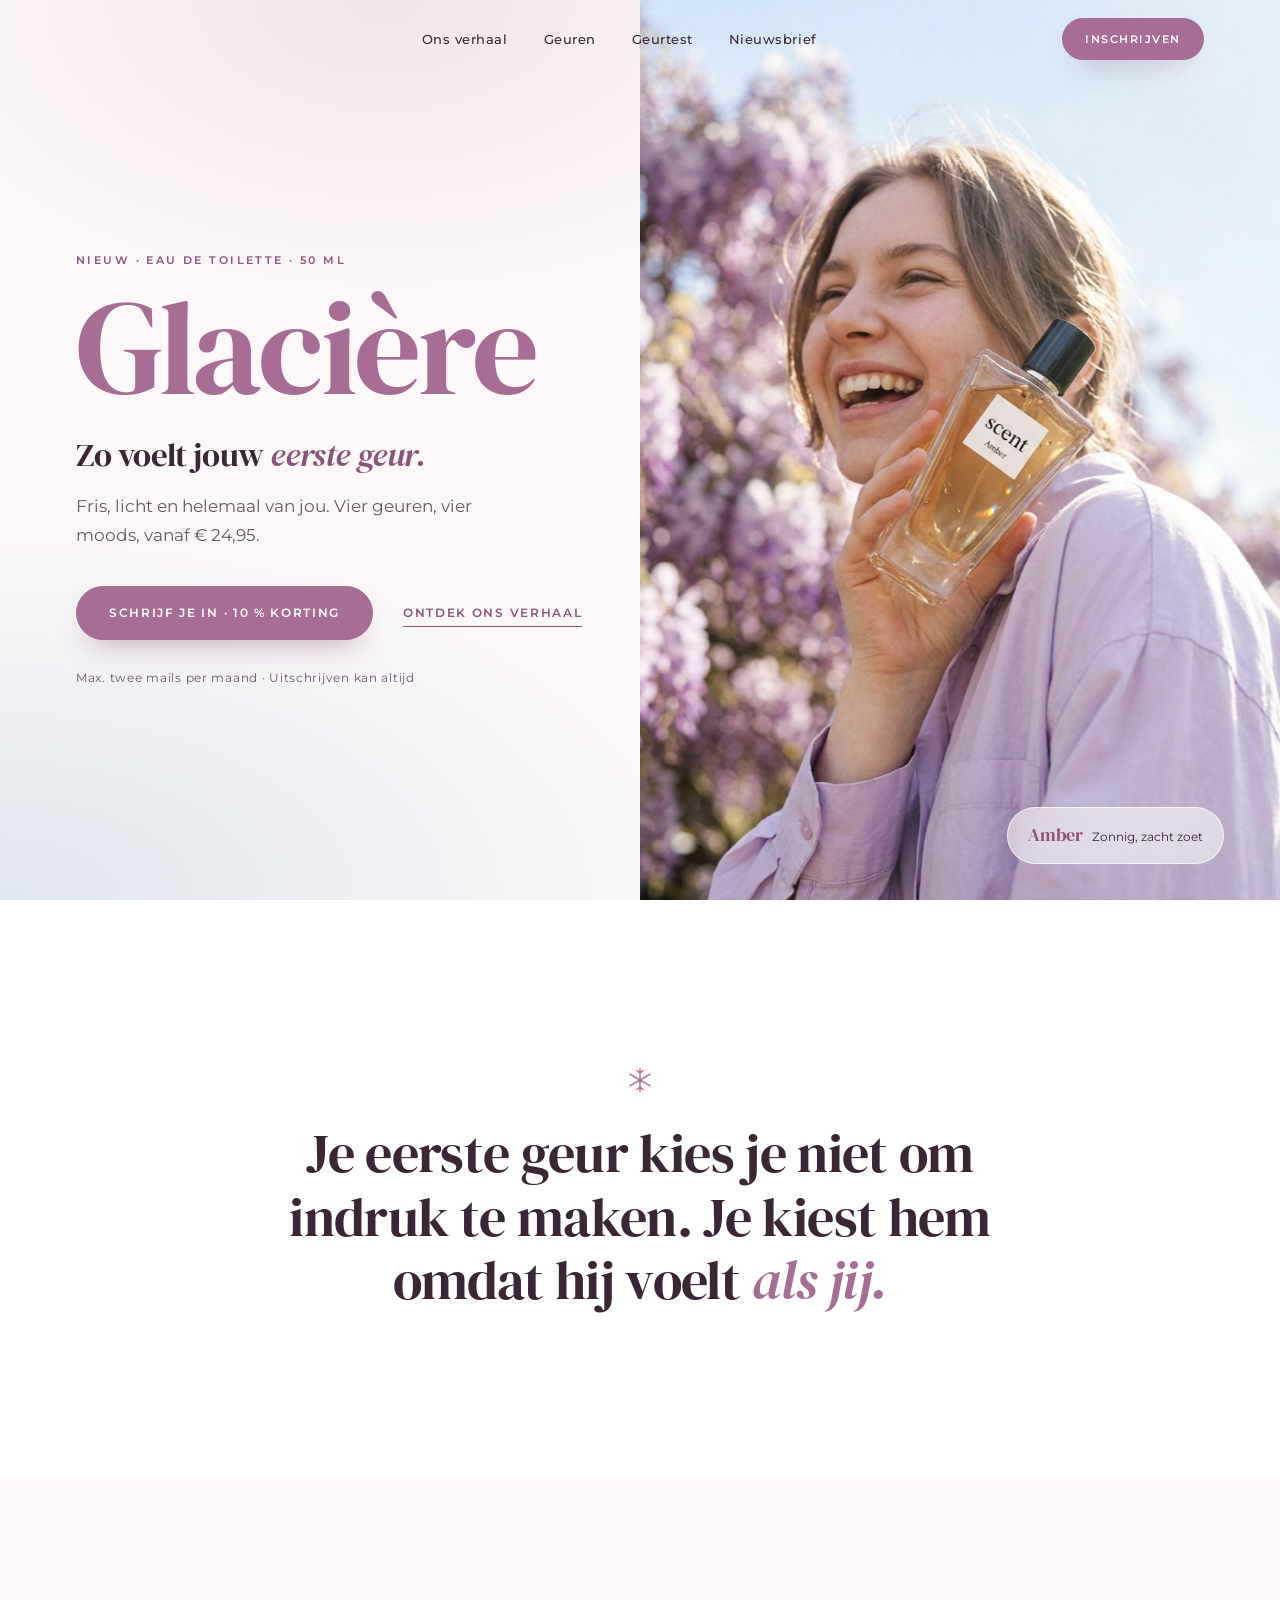
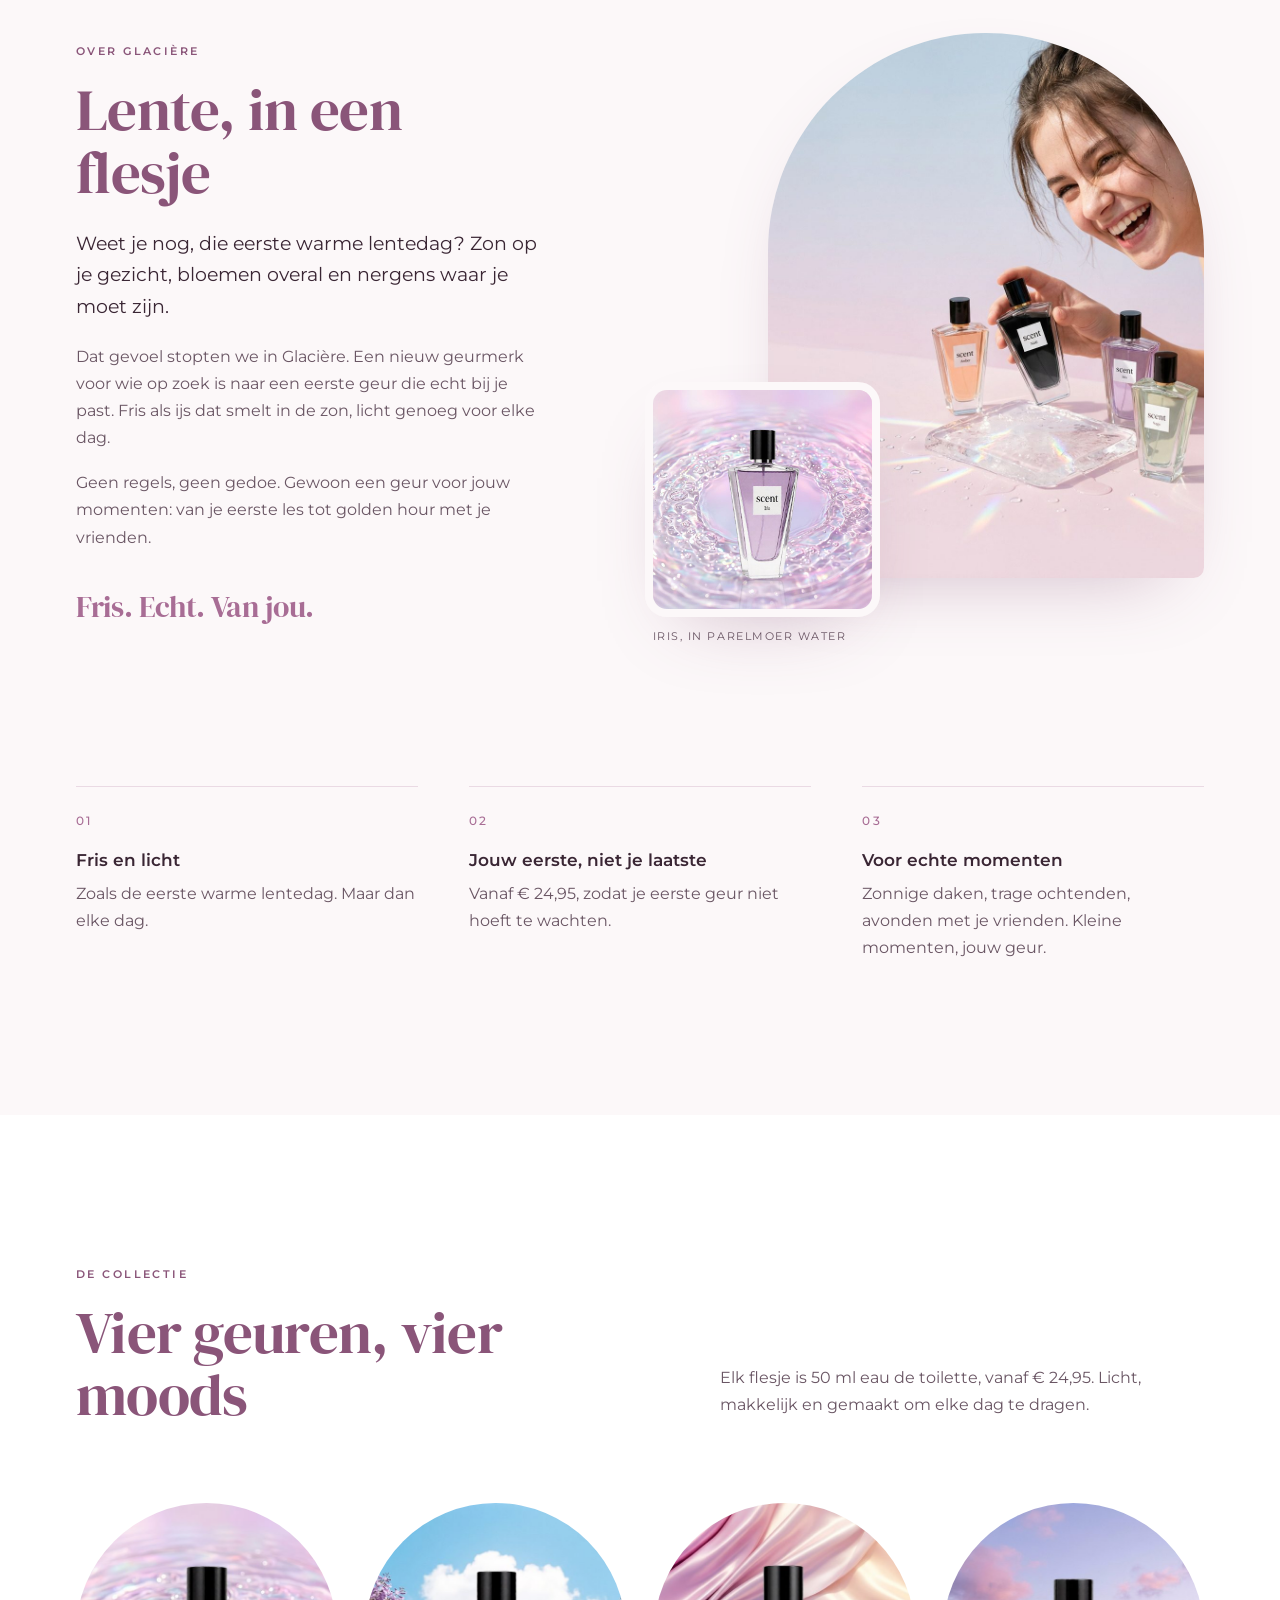
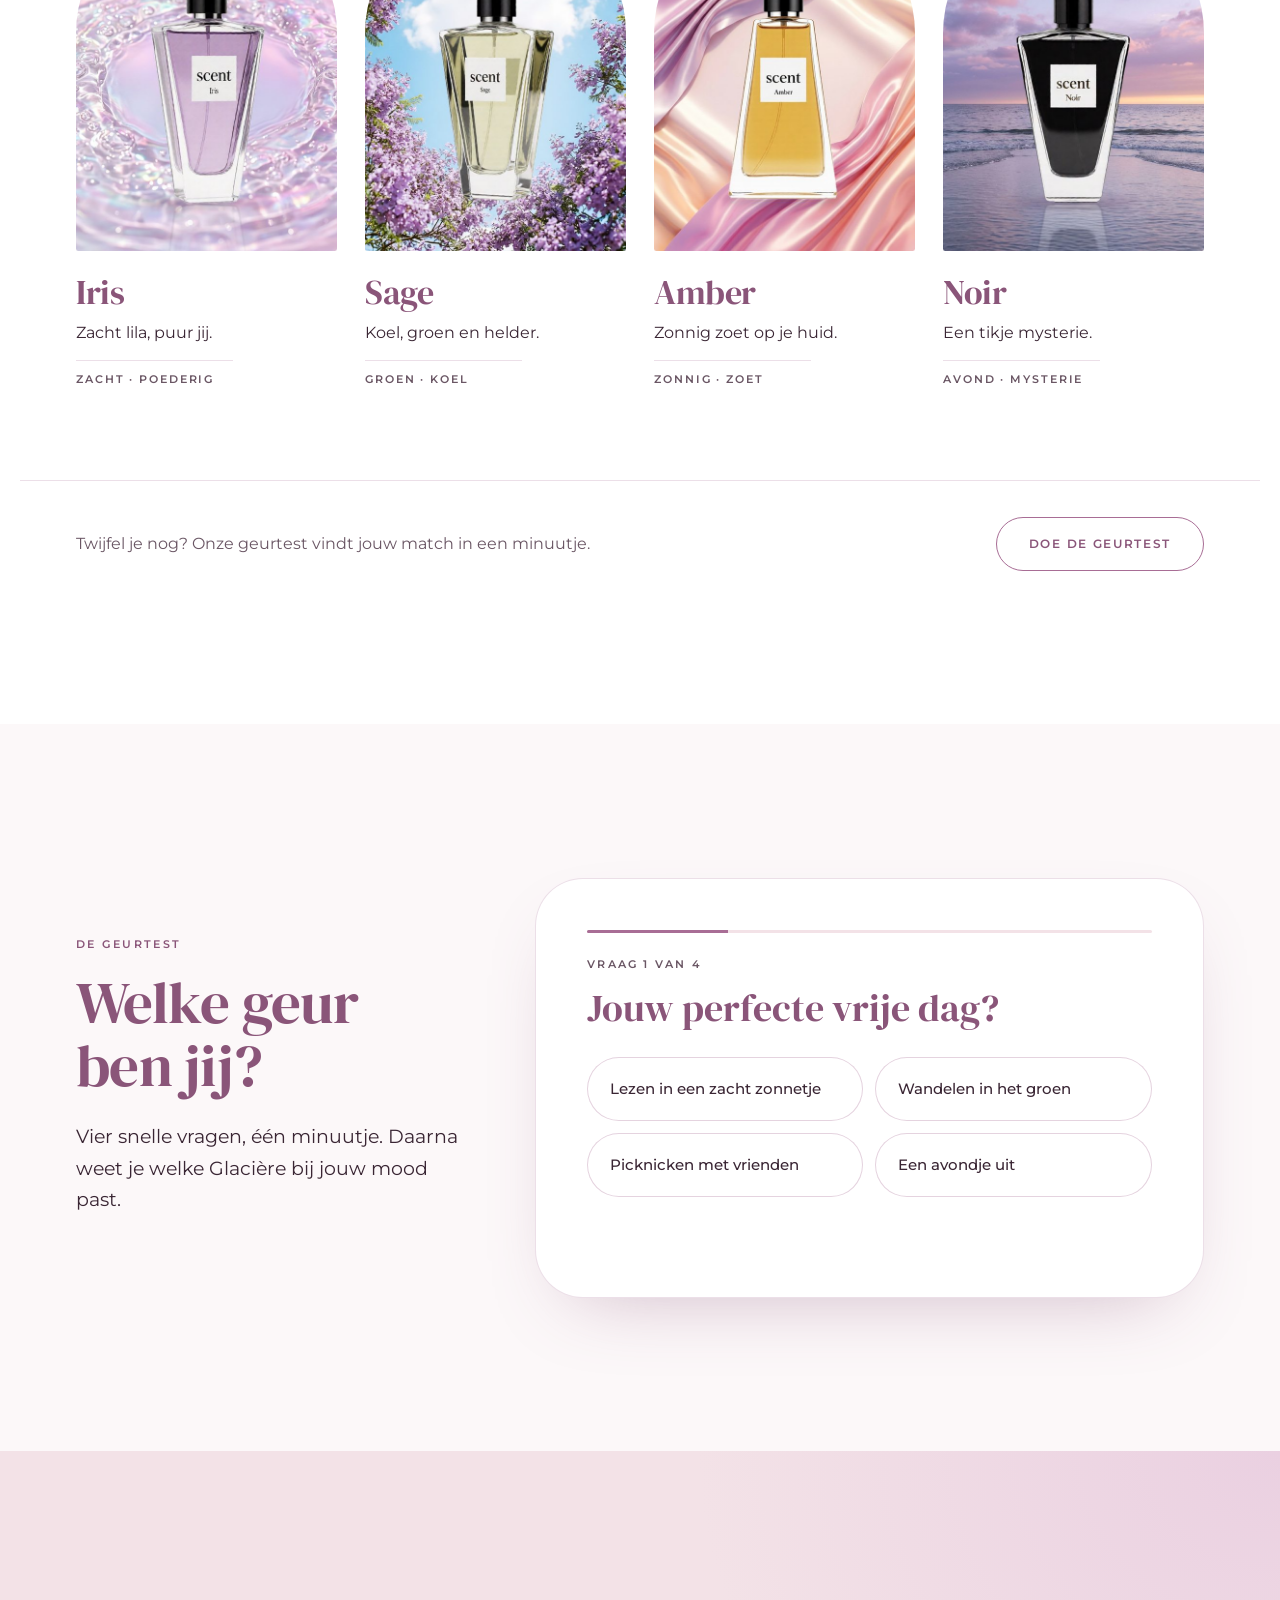
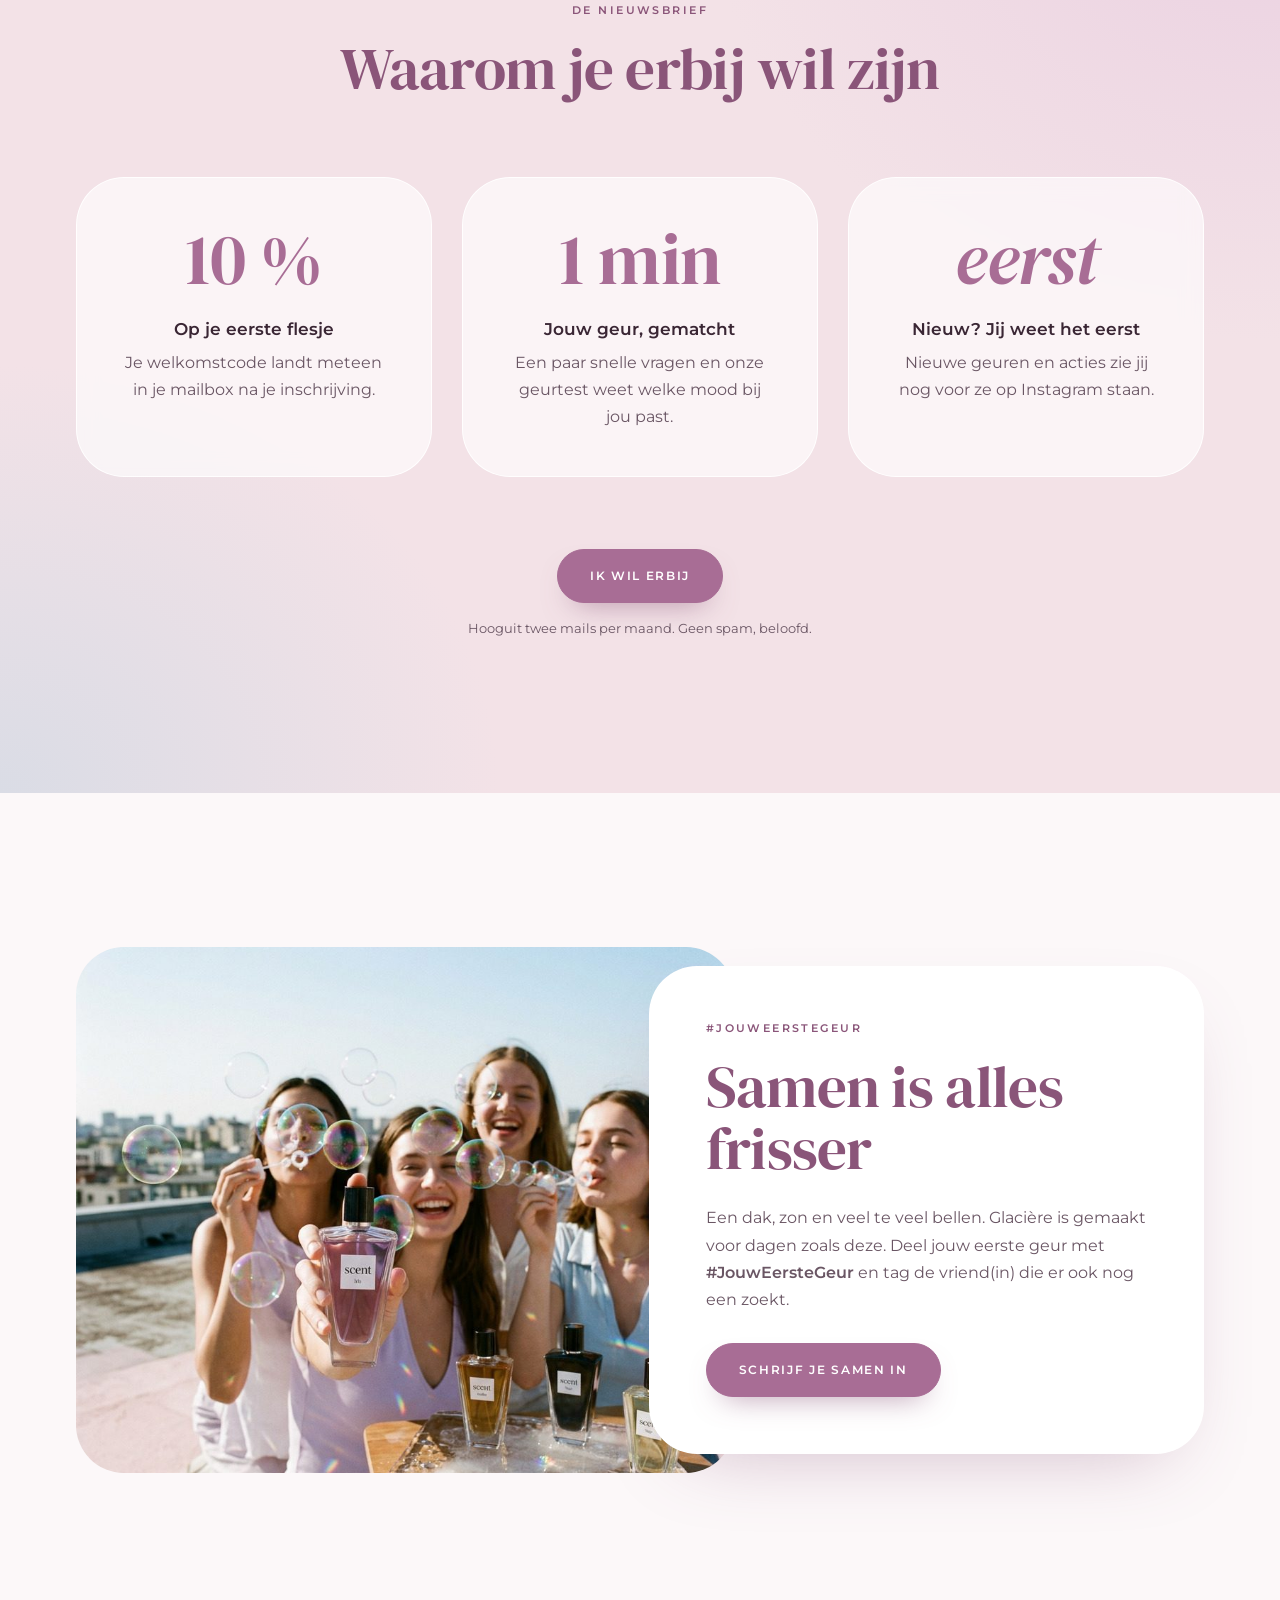
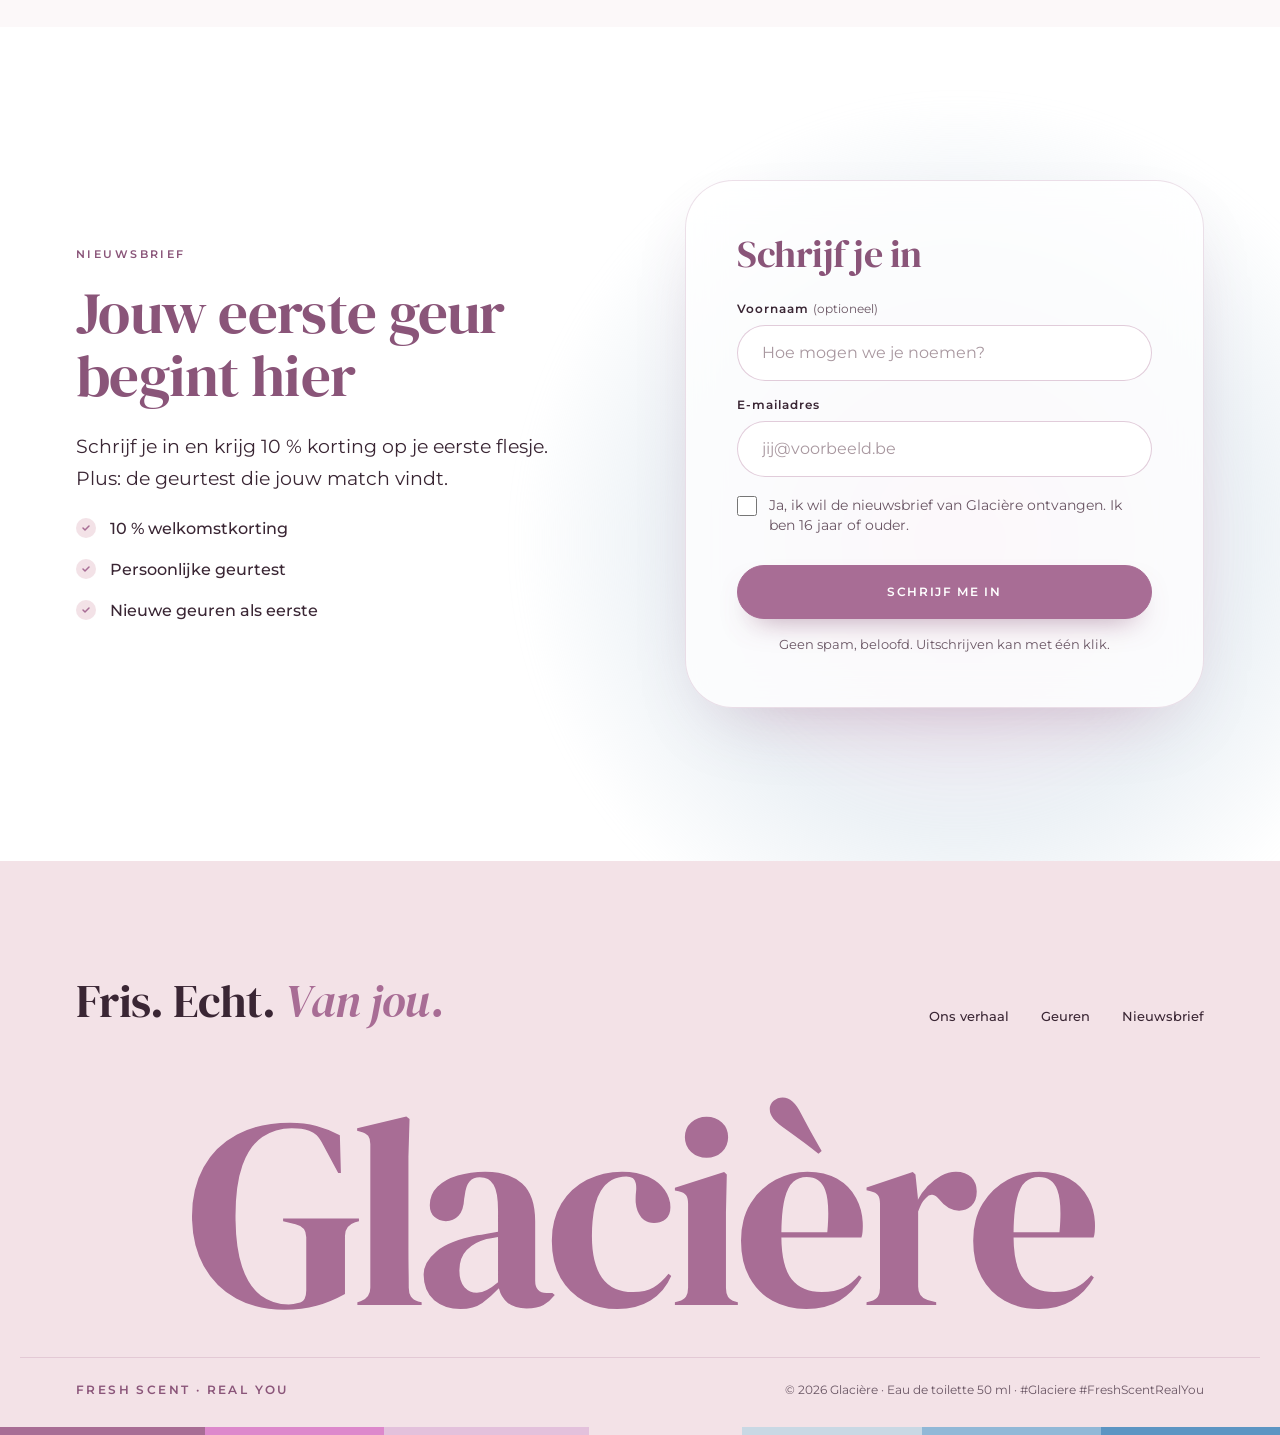
<file: index.html>
<!doctype html>
<html lang="nl-BE">
<head>
  <meta charset="utf-8">
  <meta name="viewport" content="width=device-width, initial-scale=1, viewport-fit=cover">
  <title>Glacière · Jouw eerste geur</title>
  <meta name="description" content="Frisse, lichte eau de toilette voor jouw eerste eigen geur. Vier geuren, vier moods, vanaf € 24,95. Schrijf je in en krijg 10 % korting op je eerste flesje.">
  <meta name="theme-color" content="#F3E2E7">

  <!-- Deelvoorbeeld (Instagram, WhatsApp, iMessage …) -->
  <meta property="og:type" content="website">
  <meta property="og:locale" content="nl_BE">
  <meta property="og:title" content="Glacière · Jouw eerste geur">
  <meta property="og:description" content="Vier frisse geuren, vier moods. Schrijf je in en krijg 10 % korting op je eerste flesje.">
  <meta property="og:url" content="https://elisededecker16-maker.github.io/glaciere/">
  <meta property="og:image" content="https://elisededecker16-maker.github.io/glaciere/20261109_Webpagina_social-preview_v01.jpg">
  <link rel="canonical" href="https://elisededecker16-maker.github.io/glaciere/">
  <meta name="twitter:card" content="summary_large_image">

  <link rel="icon" href="data:image/svg+xml,%3Csvg xmlns='http://www.w3.org/2000/svg' viewBox='0 0 64 64'%3E%3Crect width='64' height='64' rx='32' fill='%23A86D95'/%3E%3Ctext x='32' y='45' font-family='Georgia,serif' font-size='38' text-anchor='middle' fill='white'%3EG%3C/text%3E%3C/svg%3E">

  <link rel="preconnect" href="https://fonts.googleapis.com">
  <link rel="preconnect" href="https://fonts.gstatic.com" crossorigin>
  <link href="https://fonts.googleapis.com/css2?family=DM+Serif+Display:ital@0;1&family=Montserrat:wght@400;500;600&display=swap" rel="stylesheet">
  <link rel="preload" as="image" href="20261101_Webpagina_hero-amber-wisteria_v01.jpg" fetchpriority="high">
  <link rel="stylesheet" href="style.css?v=3">
  <script>document.documentElement.classList.add('js');</script>
</head>
<body>

  <a class="skip-link" href="#main">Naar de inhoud</a>

  <!-- ============ Header ============ -->
  <header class="site-header" id="top">
    <div class="wrap header-inner">
      <a href="#top" class="wordmark" aria-label="Glacière, terug naar boven">Glacière</a>
      <nav class="nav" aria-label="Hoofdnavigatie">
        <a href="#verhaal">Ons verhaal</a>
        <a href="#geuren">Geuren</a>
        <a href="#geurtest">Geurtest</a>
        <a href="#voordelen">Nieuwsbrief</a>
      </nav>
      <a href="#inschrijven" class="btn btn-primary btn-sm">Inschrijven</a>
    </div>
  </header>

  <main id="main">

    <!-- ============ 1 · Hero ============ -->
    <section class="hero" aria-labelledby="hero-title">
      <div class="hero-media">
        <img src="20261101_Webpagina_hero-amber-wisteria_v01.jpg"
             width="928" height="1152" fetchpriority="high"
             alt="Lachende jonge vrouw in een lila hemd houdt een flesje Amber tegen haar wang, voor bloeiende blauwe regen">
        <p class="hero-caption"><span>Amber</span> Zonnig, zacht zoet</p>
      </div>

      <div class="hero-content">
        <p class="eyebrow reveal">Nieuw · Eau de toilette · 50 ml</p>
        <h1 id="hero-title" class="hero-title reveal">Glacière</h1>
        <p class="hero-slogan reveal">Zo voelt jouw <em>eerste geur.</em></p>
        <p class="hero-lead reveal">Fris, licht en helemaal van jou. Vier geuren, vier moods, vanaf € 24,95.</p>
        <div class="hero-actions reveal">
          <a href="#inschrijven" class="btn btn-primary">Schrijf je in · 10 % korting</a>
          <a href="#verhaal" class="text-link">Ontdek ons verhaal</a>
        </div>
        <p class="hero-note reveal">Max. twee mails per maand · Uitschrijven kan altijd</p>
      </div>
    </section>

    <!-- ============ Manifest ============ -->
    <section class="manifest" aria-label="Waar Glacière voor staat">
      <div class="wrap-narrow">
        <span class="flake" aria-hidden="true">
          <svg viewBox="0 0 24 24"><path d="M12 2v20M3.3 7l17.4 10M20.7 7 3.3 17M9.5 3.8 12 6l2.5-2.2M9.5 20.2 12 18l2.5 2.2"/></svg>
        </span>
        <p class="manifest-text reveal">Je eerste geur kies je niet om indruk te maken. Je kiest hem omdat hij voelt <em>als jij.</em></p>
      </div>
    </section>

    <!-- ============ 2 · Over Glacière ============ -->
    <section class="section story" id="verhaal" aria-labelledby="story-title">
      <div class="wrap story-grid">
        <div class="story-text">
          <p class="eyebrow reveal">Over Glacière</p>
          <h2 id="story-title" class="reveal">Lente, in een flesje</h2>
          <p class="lead reveal">Weet je nog, die eerste warme lentedag? Zon op je gezicht, bloemen overal en nergens waar je moet zijn.</p>
          <p class="reveal">Dat gevoel stopten we in Glacière. Een nieuw geurmerk voor wie op zoek is naar een eerste geur die echt bij je past. Fris als ijs dat smelt in de zon, licht genoeg voor elke dag.</p>
          <p class="reveal">Geen regels, geen gedoe. Gewoon een geur voor jouw momenten: van je eerste les tot golden hour met je vrienden.</p>
          <p class="signature reveal">Fris. Echt. Van jou.</p>
        </div>

        <div class="story-visual">
          <figure class="story-main reveal">
            <img src="20261101_Webpagina_over-ons-collectie-ijs_v01.jpg"
                 width="928" height="1152" loading="lazy" decoding="async"
                 alt="Lachend meisje leunt naar de vier geuren van Glacière op een smeltend blok ijs">
          </figure>
          <figure class="story-detail reveal">
            <img src="20261109_Webpagina_detail-iris-parelmoer_v01.jpg"
                 width="720" height="720" loading="lazy" decoding="async"
                 alt="Flesje Iris in zacht rimpelend, parelmoerkleurig water">
            <figcaption>Iris, in parelmoer water</figcaption>
          </figure>
        </div>
      </div>

      <div class="wrap">
        <ol class="values">
          <li class="reveal">
            <span class="value-nr">01</span>
            <h3>Fris en licht</h3>
            <p>Zoals de eerste warme lentedag. Maar dan elke dag.</p>
          </li>
          <li class="reveal">
            <span class="value-nr">02</span>
            <h3>Jouw eerste, niet je laatste</h3>
            <p>Vanaf € 24,95, zodat je eerste geur niet hoeft te wachten.</p>
          </li>
          <li class="reveal">
            <span class="value-nr">03</span>
            <h3>Voor echte momenten</h3>
            <p>Zonnige daken, trage ochtenden, avonden met je vrienden. Kleine momenten, jouw geur.</p>
          </li>
        </ol>
      </div>
    </section>

    <!-- ============ 3 · Collectie ============ -->
    <section class="section scents" id="geuren" aria-labelledby="scents-title">
      <div class="wrap">
        <div class="section-head">
          <div>
            <p class="eyebrow reveal">De collectie</p>
            <h2 id="scents-title" class="reveal">Vier geuren, vier moods</h2>
          </div>
          <p class="reveal">Elk flesje is 50 ml eau de toilette, vanaf € 24,95. Licht, makkelijk en gemaakt om elke dag te dragen.</p>
        </div>
      </div>

      <ul class="scent-row" aria-label="Geuren">
        <li class="scent reveal" style="--tint:#E3C1DC">
          <div class="scent-img"><img src="20261101_Webpagina_geur-iris_v01.jpg" width="720" height="720" loading="lazy" decoding="async" alt="Flesje Iris in parelmoerkleurig, rimpelend water"></div>
          <h3>Iris</h3>
          <p>Zacht lila, puur jij.</p>
          <span class="scent-meta">Zacht · poederig</span>
        </li>
        <li class="scent reveal" style="--tint:#C9D8E4">
          <div class="scent-img"><img src="20261101_Webpagina_geur-sage_v01.jpg" width="720" height="720" loading="lazy" decoding="async" alt="Flesje Sage tegen een blauwe lucht met paarse jacarandabloesem"></div>
          <h3>Sage</h3>
          <p>Koel, groen en helder.</p>
          <span class="scent-meta">Groen · koel</span>
        </li>
        <li class="scent reveal" style="--tint:#F6DCC4">
          <div class="scent-img"><img src="20261101_Webpagina_geur-amber_v01.jpg" width="720" height="720" loading="lazy" decoding="async" alt="Flesje Amber op zachte perzik- en roze zijde"></div>
          <h3>Amber</h3>
          <p>Zonnig zoet op je huid.</p>
          <span class="scent-meta">Zonnig · zoet</span>
        </li>
        <li class="scent reveal" style="--tint:#D2CBE6">
          <div class="scent-img"><img src="20261101_Webpagina_geur-noir_v01.jpg" width="720" height="720" loading="lazy" decoding="async" alt="Flesje Noir dat weerspiegelt in een lila zee bij schemering"></div>
          <h3>Noir</h3>
          <p>Een tikje mysterie.</p>
          <span class="scent-meta">Avond · mysterie</span>
        </li>
      </ul>

      <div class="wrap scents-foot reveal">
        <p>Twijfel je nog? Onze geurtest vindt jouw match in een minuutje.</p>
        <a href="#geurtest" class="btn btn-outline">Doe de geurtest</a>
      </div>
    </section>


    <!-- ============ Geurtest ============ -->
    <section class="section quiz" id="geurtest" aria-labelledby="quiz-title">
      <div class="wrap quiz-grid">
        <div class="quiz-intro">
          <p class="eyebrow reveal">De geurtest</p>
          <h2 id="quiz-title" class="reveal">Welke geur ben jij?</h2>
          <p class="lead reveal">Vier snelle vragen, één minuutje. Daarna weet je welke Glacière bij jouw mood past.</p>
        </div>

        <div class="quiz-card reveal" id="quiz" aria-live="polite">
          <div class="quiz-progress" aria-hidden="true"><span id="quiz-bar"></span></div>
          <p class="quiz-step" id="quiz-step">Vraag 1 van 4</p>

          <div class="quiz-q" data-q="0">
            <p class="quiz-question">Jouw perfecte vrije dag?</p>
            <div class="quiz-options">
              <button type="button" data-scent="iris">Lezen in een zacht zonnetje</button>
              <button type="button" data-scent="sage">Wandelen in het groen</button>
              <button type="button" data-scent="amber">Picknicken met vrienden</button>
              <button type="button" data-scent="noir">Een avondje uit</button>
            </div>
          </div>
          <div class="quiz-q" data-q="1" hidden>
            <p class="quiz-question">Welke kleur draag je het liefst?</p>
            <div class="quiz-options">
              <button type="button" data-scent="iris">Zacht lila</button>
              <button type="button" data-scent="sage">Mint of ijsblauw</button>
              <button type="button" data-scent="amber">Perzik en goud</button>
              <button type="button" data-scent="noir">Zwart of diep paars</button>
            </div>
          </div>
          <div class="quiz-q" data-q="2" hidden>
            <p class="quiz-question">Jouw moment van de dag?</p>
            <div class="quiz-options">
              <button type="button" data-scent="iris">Trage ochtend</button>
              <button type="button" data-scent="sage">Frisse middag</button>
              <button type="button" data-scent="amber">Golden hour</button>
              <button type="button" data-scent="noir">Als de lichtjes aangaan</button>
            </div>
          </div>
          <div class="quiz-q" data-q="3" hidden>
            <p class="quiz-question">Hoe omschrijven je vrienden jou?</p>
            <div class="quiz-options">
              <button type="button" data-scent="iris">Zacht en lief</button>
              <button type="button" data-scent="sage">Rustig en helder</button>
              <button type="button" data-scent="amber">Warm en vrolijk</button>
              <button type="button" data-scent="noir">Een tikje mysterieus</button>
            </div>
          </div>

          <div class="quiz-result" id="quiz-result" hidden tabindex="-1">
            <div class="quiz-result-img"><img id="quiz-img" src="20261101_Webpagina_geur-iris_v01.jpg" width="720" height="720" alt=""></div>
            <div>
              <p class="quiz-step">Jouw match</p>
              <p class="quiz-name" id="quiz-name">Iris</p>
              <p id="quiz-text"></p>
              <a href="#inschrijven" class="btn btn-primary">Krijg 10 % op <span id="quiz-cta">Iris</span></a>
              <button type="button" class="text-link quiz-restart" id="quiz-restart">Opnieuw doen</button>
            </div>
          </div>
        </div>
      </div>
    </section>

    <!-- ============ 4 · Waarom de nieuwsbrief ============ -->
    <section class="section perks" id="voordelen" aria-labelledby="perks-title">
      <div class="wrap">
        <div class="section-head section-head-center">
          <p class="eyebrow reveal">De nieuwsbrief</p>
          <h2 id="perks-title" class="reveal">Waarom je erbij wil zijn</h2>
        </div>

        <ul class="perk-grid">
          <li class="perk reveal">
            <span class="perk-big">10 %</span>
            <h3>Op je eerste flesje</h3>
            <p>Je welkomstcode landt meteen in je mailbox na je inschrijving.</p>
          </li>
          <li class="perk reveal">
            <span class="perk-big">1 min</span>
            <h3>Jouw geur, gematcht</h3>
            <p>Een paar snelle vragen en onze geurtest weet welke mood bij jou past.</p>
          </li>
          <li class="perk reveal">
            <span class="perk-big"><em>eerst</em></span>
            <h3>Nieuw? Jij weet het eerst</h3>
            <p>Nieuwe geuren en acties zie jij nog voor ze op Instagram staan.</p>
          </li>
        </ul>

        <div class="center reveal">
          <a href="#inschrijven" class="btn btn-primary">Ik wil erbij</a>
          <p class="fine">Hooguit twee mails per maand. Geen spam, beloofd.</p>
        </div>
      </div>
    </section>

    <!-- ============ 5 · Vrienden ============ -->
    <section class="friends" aria-labelledby="friends-title">
      <div class="wrap friends-grid">
        <figure class="friends-img reveal">
          <img src="20261101_Webpagina_vrienden-bubbels-dak_v01.jpg"
               width="928" height="1152" loading="lazy" decoding="async"
               alt="Vier vriendinnen blazen zeepbellen op een zonnig dak, met de vier geuren van Glacière op een tafeltje">
        </figure>
        <div class="friends-card reveal">
          <p class="eyebrow">#JouwEersteGeur</p>
          <h2 id="friends-title">Samen is alles frisser</h2>
          <p>Een dak, zon en veel te veel bellen. Glacière is gemaakt voor dagen zoals deze. Deel jouw eerste geur met <strong>#JouwEersteGeur</strong> en tag de vriend(in) die er ook nog een zoekt.</p>
          <a href="#inschrijven" class="btn btn-primary">Schrijf je samen in</a>
        </div>
      </div>
    </section>

    <!-- ============ 6 · Inschrijven (MailerLite) ============ -->
    <section class="section signup" id="inschrijven" aria-labelledby="signup-title">
      <div class="signup-glow" aria-hidden="true"></div>
      <div class="wrap signup-grid">
        <div class="signup-text">
          <p class="eyebrow reveal">Nieuwsbrief</p>
          <h2 id="signup-title" class="reveal">Jouw eerste geur begint hier</h2>
          <p class="lead reveal">Schrijf je in en krijg 10 % korting op je eerste flesje. Plus: de geurtest die jouw match vindt.</p>
          <ul class="checks reveal">
            <li>10 % welkomstkorting</li>
            <li>Persoonlijke geurtest</li>
            <li>Nieuwe geuren als eerste</li>
          </ul>
        </div>

        <div class="signup-card reveal" id="signup-card">
          <!--
            MailerLite · formulier "Glacière Newsletter Sign-up" (double opt-in)
            Account 2746606 · formulier 202769197963412730 · groep "Newsletter"
            Het formulier stuurt rechtstreeks naar MailerLite; js/main.js toont de bevestiging zonder de pagina te verlaten.
          -->
          <form class="ml-form" id="ml-form" novalidate
                action="https://assets.mailerlite.com/jsonp/2746606/forms/202769197963412730/subscribe"
                method="post" target="_blank">
            <p class="form-title">Schrijf je in</p>

            <div class="field">
              <label for="f-name">Voornaam <span class="opt">(optioneel)</span></label>
              <input id="f-name" name="fields[name]" type="text" autocomplete="given-name" placeholder="Hoe mogen we je noemen?">
            </div>

            <div class="field">
              <label for="f-email">E-mailadres</label>
              <input id="f-email" name="fields[email]" type="email" autocomplete="email" inputmode="email" required placeholder="jij@voorbeeld.be" aria-describedby="f-email-error">
              <p class="field-error" id="f-email-error" role="alert" hidden>Vul een geldig e-mailadres in.</p>
            </div>

            <label class="consent">
              <input type="checkbox" id="f-consent" required aria-describedby="f-consent-error">
              <span>Ja, ik wil de nieuwsbrief van Glacière ontvangen. Ik ben 16 jaar of ouder.</span>
            </label>
            <p class="field-error" id="f-consent-error" role="alert" hidden>Vink dit even aan, dan weten we dat je mails wil.</p>

            <input type="hidden" name="ml-submit" value="1">
            <input type="hidden" name="anticsrf" value="true">

            <button type="submit" class="btn btn-primary btn-block" id="f-submit">
              <span class="btn-label">Schrijf me in</span>
              <span class="spinner" aria-hidden="true"></span>
            </button>

            <p class="form-error" id="form-error" role="alert" hidden>Oeps, dat lukte niet. Probeer het zo nog eens.</p>
            <p class="fine">Geen spam, beloofd. Uitschrijven kan met één klik.</p>
          </form>

          <!-- Bevestiging na een geslaagde inschrijving -->
          <div class="ml-success" id="ml-success" hidden tabindex="-1">
            <div class="success-flake" aria-hidden="true">
              <svg viewBox="0 0 24 24"><path d="M12 2v20M3.3 7l17.4 10M20.7 7 3.3 17M9.5 3.8 12 6l2.5-2.2M9.5 20.2 12 18l2.5 2.2"/></svg>
            </div>
            <p class="form-title">Bijna erbij<span id="success-name"></span></p>
            <p>We stuurden je net een mail. Klik op de knop in die mail om je inschrijving te bevestigen. Daarna krijg je meteen je 10 % welkomstkorting. ❄️</p>
            <p class="fine">Niets gekregen? Kijk even in je spam of in het tabblad Promoties.</p>
          </div>
        </div>
      </div>
    </section>

  </main>

  <!-- ============ Footer ============ -->
  <footer class="site-footer">
    <div class="wrap footer-top">
      <p class="footer-slogan">Fris. Echt. <em>Van jou.</em></p>
      <nav class="footer-nav" aria-label="Footer">
        <a href="#verhaal">Ons verhaal</a>
        <a href="#geuren">Geuren</a>
        <a href="#inschrijven">Nieuwsbrief</a>
      </nav>
    </div>
    <div class="wrap footer-mark" aria-hidden="true">Glacière</div>
    <div class="wrap footer-bottom">
      <p>Fresh scent · Real you</p>
      <p>© 2026 Glacière · Eau de toilette 50 ml · #Glaciere #FreshScentRealYou</p>
    </div>
    <div class="stripe" aria-hidden="true"></div>
  </footer>

  <!-- Mobiel: vaste inschrijfknop -->
  <div class="sticky-cta" id="sticky-cta" aria-hidden="true">
    <a href="#inschrijven" class="btn btn-primary btn-block" tabindex="-1">Schrijf je in · 10 % korting</a>
  </div>

  <script src="main.js?v=3" defer></script>
</body>
</html>
</file>
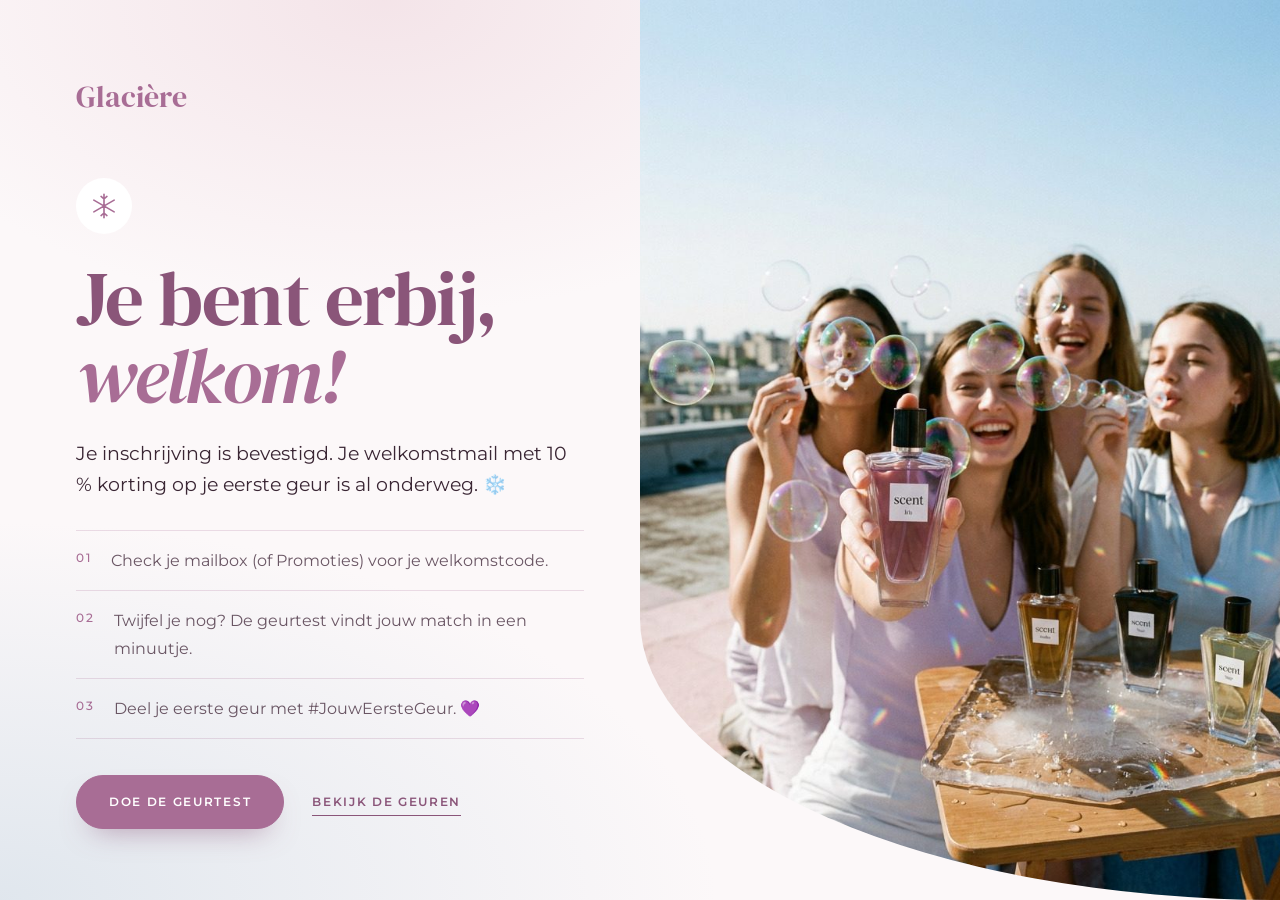
<file: bevestigd.html>
<!doctype html>
<html lang="nl-BE">
<head>
  <meta charset="utf-8">
  <meta name="viewport" content="width=device-width, initial-scale=1, viewport-fit=cover">
  <title>Je bent erbij · Glacière</title>
  <meta name="description" content="Je inschrijving op de nieuwsbrief van Glacière is bevestigd.">
  <meta name="robots" content="noindex">
  <meta name="theme-color" content="#F3E2E7">
  <link rel="icon" href="data:image/svg+xml,%3Csvg xmlns='http://www.w3.org/2000/svg' viewBox='0 0 64 64'%3E%3Crect width='64' height='64' rx='32' fill='%23A86D95'/%3E%3Ctext x='32' y='45' font-family='Georgia,serif' font-size='38' text-anchor='middle' fill='white'%3EG%3C/text%3E%3C/svg%3E">
  <link rel="preconnect" href="https://fonts.googleapis.com">
  <link rel="preconnect" href="https://fonts.gstatic.com" crossorigin>
  <link href="https://fonts.googleapis.com/css2?family=DM+Serif+Display:ital@0;1&family=Montserrat:wght@400;500;600&display=swap" rel="stylesheet">
  <link rel="stylesheet" href="style.css?v=3">
  <style>
    .thanks { min-height: 100vh; min-height: 100svh; display: grid; grid-template-columns: minmax(0, 1fr) minmax(0, 1fr); background:
      radial-gradient(80% 60% at 0% 100%, rgba(201, 216, 228, .55), transparent 70%),
      radial-gradient(60% 50% at 30% 0%, rgba(243, 226, 231, .9), transparent 70%), var(--porcelain); }
    .thanks-text { align-self: center; padding: 64px var(--gutter); max-width: 620px; margin-left: auto; }
    .thanks-mark { font-family: var(--display); font-size: 30px; color: var(--mauve); text-decoration: none; display: inline-block; margin-bottom: 56px; }
    .thanks h1 { font-family: var(--display); font-weight: 400; font-size: clamp(48px, 6vw, 84px); line-height: 1; color: var(--mauve-deep); margin: 0 0 24px; letter-spacing: -.02em; }
    .thanks h1 em { color: var(--mauve); }
    .thanks .lead { margin-bottom: 14px; }
    .thanks-steps { margin: 30px 0 36px; border-top: 1px solid var(--line); }
    .thanks-steps li { display: flex; gap: 18px; padding: 16px 0; border-bottom: 1px solid var(--line); color: var(--ink-soft); }
    .thanks-steps span { font: 500 12px/1.9 var(--body); letter-spacing: .2em; color: var(--mauve); }
    .thanks-actions { display: flex; flex-wrap: wrap; gap: 16px 28px; align-items: center; }
    .thanks-media { position: relative; overflow: hidden; border-bottom-left-radius: 50vw 22vw; }
    .thanks-media img { position: absolute; inset: 0; width: 100%; height: 100%; object-fit: cover; object-position: 50% 40%; animation: heroIn 1.6s var(--ease) both; }
    .thanks-flake { display: inline-block; width: 56px; height: 56px; padding: 14px; border-radius: 50%; background: var(--white); color: var(--mauve); margin-bottom: 26px; box-shadow: var(--shadow); animation: float 4s ease-in-out infinite; }
    .thanks-flake svg { width: 100%; height: 100%; fill: none; stroke: currentColor; stroke-width: 1.4; stroke-linecap: round; stroke-linejoin: round; }
    @media (max-width: 860px) {
      .thanks { grid-template-columns: 1fr; }
      .thanks-media { height: 42svh; min-height: 280px; border-radius: 0 0 50% 50% / 0 0 14% 14%; grid-row: 1; }
      .thanks-text { padding: 36px var(--gutter) 64px; margin: 0; }
      .thanks-mark { display: none; }
      .thanks-actions .btn { width: 100%; }
      .thanks-actions .text-link { margin: 0 auto; }
    }
  </style>
</head>
<body>
  <main class="thanks">
    <div class="thanks-text">
      <a href="index.html" class="thanks-mark" aria-label="Glacière, naar de homepagina">Glacière</a>
      <div>
        <span class="thanks-flake" aria-hidden="true"><svg viewBox="0 0 24 24"><path d="M12 2v20M3.3 7l17.4 10M20.7 7 3.3 17M9.5 3.8 12 6l2.5-2.2M9.5 20.2 12 18l2.5 2.2"/></svg></span>
      </div>
      <h1>Je bent erbij, <em>welkom!</em></h1>
      <p class="lead">Je inschrijving is bevestigd. Je welkomstmail met 10 % korting op je eerste geur is al onderweg. ❄️</p>
      <ol class="thanks-steps">
        <li><span>01</span>Check je mailbox (of Promoties) voor je welkomstcode.</li>
        <li><span>02</span>Twijfel je nog? De geurtest vindt jouw match in een minuutje.</li>
        <li><span>03</span>Deel je eerste geur met #JouwEersteGeur. 💜</li>
      </ol>
      <div class="thanks-actions">
        <a href="index.html#geurtest" class="btn btn-primary">Doe de geurtest</a>
        <a href="index.html#geuren" class="text-link">Bekijk de geuren</a>
      </div>
    </div>
    <div class="thanks-media">
      <img src="20261101_Webpagina_vrienden-bubbels-dak_v01.jpg" width="928" height="1152"
           alt="Vier vriendinnen blazen zeepbellen op een zonnig dak, met de vier geuren van Glacière op een tafeltje">
    </div>
  </main>
</body>
</html>
</file>
<file: style.css>
/* ==========================================================
   Glacière · landingspagina · stylesheet
   Versie 02 · 09/11/2026
   Huisstijl volgens 01_BRAND/05_brandguide/design-guidelines.md (v03)
   Richting v02: fris, licht, minimalistisch en verzorgd.
   Veel witruimte, haarlijnen in plaats van kaders, één accentkleur.
   ========================================================== */

/* ---------- Tokens ---------- */
:root {
  /* Merkkleuren */
  --mauve: #A86D95;            /* Glacière Mauve · hsl(320, 26%, 54%) */
  --orchid: #DD88CC;           /* Orchid Pop */
  --lila: #E3C1DC;             /* Lila Mist */
  --blush: #F3E2E7;            /* Blush Ice */
  --glacier: #5C95C3;          /* Glacier Blue */
  --melt: #91B8D7;             /* Melt Blue */
  --frost: #C9D8E4;            /* Frost */

  /* Afgeleid voor leesbaarheid en rust */
  --mauve-deep: #8A5579;       /* kleine mauve tekst, hover (5,6 : 1 op wit) */
  --ink: #3A2634;              /* lopende tekst */
  --ink-soft: #6A5664;
  --porcelain: #FCF8F9;        /* hoofdachtergrond: lichtste tint van Blush Ice */
  --white: #FFFFFF;
  --line: rgba(168, 109, 149, .22);

  --display: 'DM Serif Display', Georgia, 'Times New Roman', serif;
  --body: 'Montserrat', 'Helvetica Neue', Arial, sans-serif;

  --wrap: 1240px;
  --gutter: clamp(20px, 5vw, 56px);
  --section: clamp(88px, 12vw, 168px);
  --radius-lg: clamp(28px, 4vw, 48px);
  --radius: 22px;
  --ease: cubic-bezier(.22, .61, .36, 1);
  --shadow: 0 30px 80px -40px rgba(138, 85, 121, .45);
}

/* ---------- Basis ---------- */
*, *::before, *::after { box-sizing: border-box; }
html { scroll-behavior: smooth; scroll-padding-top: 88px; -webkit-text-size-adjust: 100%; }
body {
  margin: 0;
  font: 400 16px/1.7 var(--body);
  color: var(--ink);
  background: var(--porcelain);
  -webkit-font-smoothing: antialiased;
  overflow-x: hidden;
}
@supports (overflow: clip) { body { overflow-x: clip; } }
img { display: block; max-width: 100%; height: auto; }
a { color: inherit; }
ul, ol { list-style: none; margin: 0; padding: 0; }
figure { margin: 0; }
p { margin: 0 0 1.1em; }
strong { font-weight: 600; }
::selection { background: var(--lila); color: var(--ink); }

h1, h2, .wordmark, .hero-slogan, .manifest-text, .signature, .form-title,
.footer-slogan, .footer-mark, .perk-big, .scent h3 {
  font-family: var(--display);
  font-weight: 400;
  text-transform: none;           /* DM Serif Display nooit in hoofdletters */
  letter-spacing: -.012em;
}
h2 { font-size: clamp(36px, 4.6vw, 60px); line-height: 1.06; margin: 0 0 24px; color: var(--mauve-deep); }
h2 em, h1 em { font-style: italic; }
h3 { font: 600 17px/1.35 var(--body); margin: 0 0 8px; color: var(--ink); }

.wrap { width: 100%; max-width: var(--wrap); margin: 0 auto; padding: 0 var(--gutter); }
.wrap-narrow { max-width: 920px; margin: 0 auto; padding: 0 var(--gutter); }
.section { padding: var(--section) 0; position: relative; }
.center { text-align: center; }

.eyebrow {
  font: 600 11px/1 var(--body);
  letter-spacing: .22em;
  text-transform: uppercase;
  color: var(--mauve-deep);
  margin: 0 0 22px;
}
.lead { font-size: clamp(17px, 1.5vw, 19px); line-height: 1.65; color: var(--ink); }
.fine { font-size: 13px; color: var(--ink-soft); margin: 14px 0 0; }

/* ---------- Knoppen: pil, mauve, witte tekst ---------- */
.btn {
  --h: 54px;
  display: inline-flex; align-items: center; justify-content: center; gap: 10px;
  min-height: var(--h);
  padding: 0 32px;
  border-radius: 999px;
  border: 1.5px solid var(--mauve);
  font: 600 12px/1 var(--body);
  letter-spacing: .14em;
  text-transform: uppercase;
  text-decoration: none;
  cursor: pointer;
  transition: background-color .35s var(--ease), color .35s var(--ease), border-color .35s var(--ease), transform .35s var(--ease), box-shadow .35s var(--ease);
  -webkit-tap-highlight-color: transparent;
}
.btn-primary { background: var(--mauve); color: var(--white); box-shadow: 0 14px 30px -16px rgba(138, 85, 121, .7); }
.btn-primary:hover { background: var(--mauve-deep); border-color: var(--mauve-deep); transform: translateY(-2px); }
.btn-outline { background: transparent; color: var(--mauve-deep); }
.btn-outline:hover { background: var(--mauve); color: var(--white); }
.btn-sm { --h: 42px; padding: 0 22px; font-size: 11px; }
.btn-block { width: 100%; }
.btn:focus-visible, a:focus-visible, input:focus-visible { outline: 2px solid var(--glacier); outline-offset: 3px; }

.text-link {
  font: 600 12px/1 var(--body);
  letter-spacing: .14em; text-transform: uppercase;
  color: var(--mauve-deep);
  text-decoration: none;
  padding: 8px 0;
  background: linear-gradient(currentColor, currentColor) 0 100% / 100% 1px no-repeat;
  transition: background-size .4s var(--ease);
}
.text-link:hover { background-size: 40% 1px; }

.skip-link {
  position: absolute; left: 16px; top: -80px; z-index: 200;
  background: var(--mauve); color: var(--white);
  padding: 12px 18px; border-radius: 999px; font-weight: 600; text-decoration: none;
}
.skip-link:focus { top: 16px; }

/* ---------- Header ---------- */
.site-header {
  position: fixed; inset: 0 0 auto 0; z-index: 50;
  transition: background-color .4s var(--ease), box-shadow .4s var(--ease), padding .4s var(--ease);
  padding: 18px 0;
}
.site-header.is-scrolled {
  background: rgba(252, 248, 249, .82);
  -webkit-backdrop-filter: blur(16px) saturate(1.4);
  backdrop-filter: blur(16px) saturate(1.4);
  box-shadow: 0 1px 0 var(--line);
  padding: 10px 0;
}
.header-inner { display: flex; align-items: center; justify-content: space-between; gap: 24px; }
.wordmark {
  font-size: 28px; line-height: 1; color: var(--mauve); text-decoration: none;
  transition: opacity .4s var(--ease), transform .4s var(--ease);
}
/* Bovenaan staat het grote woordmerk al in de hero: het kleine logo verschijnt pas bij scrollen
   (en staat zo nooit op een drukke foto, zoals de brandguide vraagt). */
.site-header:not(.is-scrolled) .wordmark { opacity: 0; transform: translateY(-6px); pointer-events: none; }
.nav { display: flex; gap: 36px; }
.nav a {
  font: 500 13px/1 var(--body); letter-spacing: .04em;
  color: var(--ink); text-decoration: none; padding: 8px 0;
  background: linear-gradient(var(--mauve), var(--mauve)) 50% 100% / 0 1px no-repeat;
  transition: background-size .35s var(--ease), color .35s;
}
.nav a:hover { color: var(--mauve-deep); background-size: 100% 1px; }

/* ---------- 1 · Hero ---------- */
.hero {
  position: relative;
  display: grid;
  grid-template-columns: minmax(0, 1fr) minmax(0, 1fr);
  min-height: 100vh;
  min-height: 100svh;
  background:
    radial-gradient(80% 60% at 0% 100%, rgba(201, 216, 228, .55), transparent 70%),
    radial-gradient(60% 50% at 30% 0%, rgba(243, 226, 231, .9), transparent 70%),
    var(--porcelain);
}
.hero-content {
  grid-column: 1; grid-row: 1;
  align-self: center;
  padding: 140px var(--gutter) 96px max(var(--gutter), calc((100vw - var(--wrap)) / 2 + var(--gutter)));
  max-width: 680px;
}
.hero-title {
  font-size: clamp(76px, 10.4vw, 176px);
  line-height: .9;
  color: var(--mauve);
  margin: 0 0 28px;
  letter-spacing: -.025em;
}
.hero-slogan {
  font-size: clamp(26px, 2.6vw, 38px);
  line-height: 1.15;
  color: var(--ink);
  margin: 0 0 18px;
}
.hero-slogan em { color: var(--mauve-deep); }
.hero-lead { font-size: 17px; color: var(--ink-soft); max-width: 40ch; margin-bottom: 36px; }
.hero-actions { display: flex; flex-wrap: wrap; align-items: center; gap: 18px 30px; }
.hero-note { margin: 28px 0 0; font-size: 12px; letter-spacing: .06em; color: var(--ink-soft); }

.hero-media {
  grid-column: 2; grid-row: 1;
  position: relative;
  margin: 0;
  border-bottom-left-radius: 50vw 22vw;   /* zachte, ijsachtige boog */
  overflow: hidden;
  min-height: 100%;
}
.hero-media img {
  position: absolute; inset: 0;
  width: 100%; height: 100%;
  object-fit: cover; object-position: 40% 30%;
  animation: heroIn 1.6s var(--ease) both;
}
@keyframes heroIn { from { transform: scale(1.06); opacity: .0; } to { transform: scale(1); opacity: 1; } }
.hero-caption {
  position: absolute; right: var(--gutter); bottom: 36px;
  margin: 0;
  padding: 12px 20px;
  border-radius: 999px;
  background: rgba(255, 255, 255, .55);
  -webkit-backdrop-filter: blur(14px);
  backdrop-filter: blur(14px);
  border: 1px solid rgba(255, 255, 255, .7);
  font-size: 12px; color: var(--ink);
}
.hero-caption span { font-family: var(--display); font-size: 18px; color: var(--mauve-deep); margin-right: 6px; }

/* ---------- Manifest ---------- */
.manifest { padding: clamp(96px, 13vw, 180px) 0; text-align: center; background: var(--white); }
.flake { display: inline-block; width: 28px; height: 28px; color: var(--mauve); margin-bottom: 28px; }
.flake svg, .success-flake svg { width: 100%; height: 100%; fill: none; stroke: currentColor; stroke-width: 1.2; stroke-linecap: round; stroke-linejoin: round; }
.manifest-text {
  font-size: clamp(30px, 4.2vw, 56px);
  line-height: 1.18;
  color: var(--ink);
  margin: 0;
}
.manifest-text em { color: var(--mauve); }

/* ---------- 2 · Over Glacière ---------- */
.story { background: var(--porcelain); }
.story-grid {
  display: grid;
  grid-template-columns: minmax(0, 5fr) minmax(0, 6fr);
  gap: clamp(48px, 8vw, 120px);
  align-items: center;
}
.story-text { max-width: 520px; }
.story-text p:not(.lead):not(.eyebrow):not(.signature) { color: var(--ink-soft); }
.signature { font-size: 30px; color: var(--mauve); margin: 30px 0 0; }

.story-visual { position: relative; padding-bottom: 12%; }
.story-main {
  width: 78%; margin-left: auto;
  border-radius: 999px 999px var(--radius-lg) var(--radius-lg);   /* boogvorm, als een flacon */
  overflow: hidden;
  aspect-ratio: 4 / 5;
  box-shadow: var(--shadow);
}
.story-main img { width: 100%; height: 100%; object-fit: cover; }
.story-detail {
  position: absolute; left: 0; bottom: 0;
  width: 42%;
}
.story-detail img {
  border-radius: var(--radius);
  aspect-ratio: 1; object-fit: cover;
  border: 8px solid var(--porcelain);
  box-shadow: var(--shadow);
}
.story-detail figcaption {
  margin-top: 10px; padding-left: 8px;
  font-size: 11px; letter-spacing: .14em; text-transform: uppercase; color: var(--ink-soft);
}

.values {
  display: grid; grid-template-columns: repeat(3, minmax(0, 1fr));
  gap: clamp(28px, 4vw, 56px);
  margin-top: clamp(88px, 11vw, 150px);
}
.values li { border-top: 1px solid var(--line); padding-top: 28px; }
.value-nr { display: block; font: 500 12px/1 var(--body); letter-spacing: .2em; color: var(--mauve); margin-bottom: 22px; }
.values p { color: var(--ink-soft); margin: 0; max-width: 34ch; }

/* ---------- 3 · Collectie ---------- */
.scents { background: var(--white); }
.section-head {
  display: grid; grid-template-columns: minmax(0, 1fr) minmax(0, 1fr);
  align-items: end; gap: 24px 64px;
  margin-bottom: clamp(48px, 6vw, 80px);
}
.section-head h2 { margin: 0; }
.section-head > p { color: var(--ink-soft); max-width: 44ch; margin: 0 0 8px; justify-self: end; }
.section-head-center { display: block; text-align: center; }
.section-head-center > p { max-width: none; justify-self: auto; margin: 0 0 22px; color: var(--mauve-deep); }

.scent-row {
  display: grid; grid-template-columns: repeat(4, minmax(0, 1fr));
  gap: clamp(16px, 2.2vw, 32px);
  max-width: var(--wrap); margin: 0 auto; padding: 0 var(--gutter);
}
.scent-img {
  position: relative;
  aspect-ratio: 3 / 4;
  overflow: hidden;
  border-radius: 999px 999px 18px 18px;     /* flacon-boog */
  background: var(--tint);
  margin-bottom: 24px;
}
.scent-img img {
  width: 100%; height: 100%; object-fit: cover;
  transition: transform 1.2s var(--ease);
}
.scent:hover .scent-img img { transform: scale(1.05); }
.scent h3 { font-size: 34px; line-height: 1; color: var(--mauve-deep); margin: 0 0 10px; }
.scent p { margin: 0 0 14px; color: var(--ink); }
.scent-meta {
  display: inline-block;
  font: 600 10.5px/1 var(--body); letter-spacing: .18em; text-transform: uppercase;
  color: var(--ink-soft);
  padding-top: 14px; border-top: 1px solid var(--line);
  min-width: 60%;
}
.scents-foot {
  display: flex; flex-wrap: wrap; align-items: center; justify-content: space-between; gap: 20px 40px;
  margin-top: clamp(56px, 7vw, 88px);
  padding-top: 36px; border-top: 1px solid var(--line);
}
.scents-foot p { margin: 0; color: var(--ink-soft); max-width: 52ch; }

/* ---------- Geurtest ---------- */
.quiz { background: var(--porcelain); }
.quiz-grid { display: grid; grid-template-columns: minmax(0, 4fr) minmax(0, 7fr); gap: clamp(40px, 6vw, 96px); align-items: center; }
.quiz-card {
  position: relative;
  background: var(--white);
  border: 1px solid var(--line);
  border-radius: var(--radius-lg);
  padding: clamp(28px, 4vw, 56px);
  box-shadow: var(--shadow);
  min-height: 420px;
}
.quiz-progress { height: 3px; background: var(--blush); border-radius: 3px; overflow: hidden; margin-bottom: 26px; }
.quiz-progress span { display: block; height: 100%; width: 25%; background: var(--mauve); transition: width .6s var(--ease); }
.quiz-step { font: 600 11px/1 var(--body); letter-spacing: .2em; text-transform: uppercase; color: var(--ink-soft); margin: 0 0 16px; }
.quiz-question { font-family: var(--display); font-size: clamp(28px, 3vw, 40px); line-height: 1.12; color: var(--mauve-deep); margin: 0 0 28px; }
.quiz-options { display: grid; grid-template-columns: 1fr 1fr; gap: 12px; }
.quiz-options button {
  min-height: 64px; padding: 14px 22px;
  border-radius: 999px;
  border: 1.5px solid rgba(168, 109, 149, .3);
  background: var(--white);
  font: 500 15px/1.3 var(--body); color: var(--ink);
  text-align: left; cursor: pointer;
  transition: border-color .3s, background-color .3s, transform .3s var(--ease);
}
.quiz-options button:hover { border-color: var(--mauve); background: var(--blush); transform: translateY(-2px); }
.quiz-options button:focus-visible { outline: 2px solid var(--glacier); outline-offset: 3px; }
.quiz-q:not([hidden]), .quiz-result:not([hidden]) { animation: popIn .6s var(--ease) both; }
.quiz-result { display: grid; grid-template-columns: minmax(0, 5fr) minmax(0, 6fr); gap: clamp(24px, 3vw, 40px); align-items: center; outline: none; }
.quiz-result[hidden] { display: none; }
.quiz-result-img { border-radius: 999px 999px 18px 18px; overflow: hidden; aspect-ratio: 3 / 4; background: var(--blush); }
.quiz-result-img img { width: 100%; height: 100%; object-fit: cover; }
.quiz-name { font-family: var(--display); font-size: clamp(48px, 5vw, 72px); line-height: 1; color: var(--mauve); margin: 0 0 14px; }
.quiz-result p:not(.quiz-step):not(.quiz-name) { color: var(--ink-soft); margin-bottom: 26px; }
.quiz-restart { display: block; margin-top: 18px; border: 0; background-color: transparent; cursor: pointer; }

@media (max-width: 860px) {
  .quiz-grid { grid-template-columns: 1fr; }
  .quiz-card { min-height: 0; }
  .quiz-options { grid-template-columns: 1fr; }
  .quiz-options button { min-height: 56px; }
  .quiz-result { grid-template-columns: 1fr; text-align: center; }
  .quiz-result-img { max-width: 220px; margin: 0 auto; }
  .quiz-result .btn { width: 100%; }
  .quiz-restart { margin: 18px auto 0; }
}

/* ---------- 4 · Waarom de nieuwsbrief ---------- */
.perks {
  background:
    radial-gradient(70% 80% at 100% 0%, rgba(227, 193, 220, .55), transparent 65%),
    radial-gradient(60% 70% at 0% 100%, rgba(201, 216, 228, .6), transparent 65%),
    var(--blush);
}
.perk-grid {
  display: grid; grid-template-columns: repeat(3, minmax(0, 1fr));
  gap: clamp(16px, 2.4vw, 32px);
  margin: clamp(40px, 5vw, 64px) 0 clamp(48px, 6vw, 72px);
}
.perk {
  background: rgba(255, 255, 255, .62);
  border: 1px solid rgba(255, 255, 255, .9);
  -webkit-backdrop-filter: blur(10px);
  backdrop-filter: blur(10px);
  border-radius: var(--radius-lg);
  padding: clamp(32px, 3.6vw, 48px);
  text-align: center;
}
.perk-big { display: block; font-size: clamp(54px, 5.6vw, 76px); line-height: 1; color: var(--mauve); margin-bottom: 22px; }
.perk p { color: var(--ink-soft); margin: 0 auto; max-width: 30ch; }

/* ---------- 5 · Vrienden ---------- */
.friends { padding: var(--section) 0; background: var(--porcelain); }
.friends-grid {
  display: grid; grid-template-columns: minmax(0, 7fr) minmax(0, 5fr);
  align-items: center;
}
.friends-img {
  grid-column: 1; grid-row: 1;
  border-radius: var(--radius-lg);
  overflow: hidden;
  aspect-ratio: 5 / 4;
}
.friends-img img { width: 100%; height: 100%; object-fit: cover; object-position: 50% 45%; }
.friends-card {
  grid-column: 2; grid-row: 1;
  margin-left: -18%;
  position: relative;
  background: var(--white);
  border-radius: var(--radius-lg);
  padding: clamp(36px, 4.4vw, 64px);
  box-shadow: var(--shadow);
}
.friends-card p:not(.eyebrow) { color: var(--ink-soft); margin-bottom: 30px; }

/* ---------- 6 · Inschrijven ---------- */
.signup { background: var(--white); overflow: hidden; }
.signup-glow {
  position: absolute; inset: 8% -10% auto auto;
  width: min(70vw, 900px); aspect-ratio: 1;
  background: radial-gradient(circle at 50% 50%, rgba(227, 193, 220, .55), rgba(201, 216, 228, .35) 45%, transparent 70%);
  filter: blur(10px);
  pointer-events: none;
}
.signup-grid {
  position: relative;
  display: grid; grid-template-columns: minmax(0, 1fr) minmax(0, 1fr);
  gap: clamp(48px, 7vw, 112px); align-items: center;
}
.checks li {
  position: relative; padding-left: 34px; margin-bottom: 14px; font-weight: 500;
}
.checks li::before {
  content: ""; position: absolute; left: 0; top: .2em;
  width: 20px; height: 20px; border-radius: 50%;
  background: var(--blush) url("data:image/svg+xml,%3Csvg xmlns='http://www.w3.org/2000/svg' viewBox='0 0 24 24' fill='none' stroke='%23A86D95' stroke-width='3' stroke-linecap='round' stroke-linejoin='round'%3E%3Cpath d='m6 12 4 4 8-8'/%3E%3C/svg%3E") center / 12px no-repeat;
}

.signup-card {
  background: rgba(255, 255, 255, .78);
  -webkit-backdrop-filter: blur(18px);
  backdrop-filter: blur(18px);
  border: 1px solid var(--line);
  border-radius: var(--radius-lg);
  padding: clamp(32px, 4vw, 56px);
  box-shadow: var(--shadow);
}
.form-title { font-size: clamp(30px, 3vw, 40px); line-height: 1.1; color: var(--mauve-deep); margin: 0 0 28px; }
.field { margin-bottom: 18px; }
.field label { display: block; font: 600 12px/1 var(--body); letter-spacing: .08em; margin-bottom: 10px; color: var(--ink); }
.opt { font-weight: 400; color: var(--ink-soft); letter-spacing: 0; }
.field input {
  width: 100%;
  height: 56px;
  padding: 0 24px;
  border-radius: 999px;
  border: 1.5px solid rgba(168, 109, 149, .35);
  background: var(--white);
  font: 400 16px/1 var(--body);   /* 16 px: geen inzoomen op iPhone */
  color: var(--ink);
  transition: border-color .3s, box-shadow .3s;
  -webkit-appearance: none; appearance: none;
}
.field input::placeholder { color: #A8979F; }
.field input:focus { outline: none; border-color: var(--mauve); box-shadow: 0 0 0 4px rgba(168, 109, 149, .15); }
.field input[aria-invalid="true"] { border-color: #B4436C; }
.consent {
  display: flex; gap: 12px; align-items: flex-start;
  font-size: 13.5px; line-height: 1.5; color: var(--ink-soft);
  margin: 6px 0 8px; cursor: pointer;
}
.consent input {
  flex: none; width: 20px; height: 20px; margin: 1px 0 0;
  accent-color: var(--mauve);
}
.field-error, .form-error { font-size: 13px; color: #B4436C; margin: 8px 0 0 4px; }
.form-error { margin: 14px 0 0; text-align: center; }
.ml-form .btn-block { margin-top: 22px; }
.ml-form .fine { text-align: center; }

.spinner {
  display: none; width: 16px; height: 16px; border-radius: 50%;
  border: 2px solid rgba(255, 255, 255, .45); border-top-color: var(--white);
  animation: spin .8s linear infinite;
}
.is-loading .spinner { display: inline-block; }
.is-loading .btn { pointer-events: none; opacity: .85; }
@keyframes spin { to { transform: rotate(360deg); } }

.ml-success { text-align: center; outline: none; }
.ml-success:not([hidden]) { animation: popIn .7s var(--ease) both; }
.ml-success p:not(.form-title):not(.fine) { color: var(--ink); max-width: 38ch; margin-left: auto; margin-right: auto; }
.ml-success .form-title { margin-bottom: 18px; }
.success-flake {
  width: 64px; height: 64px; margin: 0 auto 24px; padding: 16px;
  border-radius: 50%; background: var(--blush); color: var(--mauve);
  animation: float 4s ease-in-out infinite;
}
@keyframes popIn { from { opacity: 0; transform: translateY(14px) scale(.98); } to { opacity: 1; transform: none; } }
@keyframes float { 50% { transform: translateY(-6px) rotate(30deg); } }

/* ---------- Footer ---------- */
.site-footer { background: var(--blush); padding-top: clamp(72px, 9vw, 120px); overflow: hidden; }
.footer-top { display: flex; flex-wrap: wrap; align-items: flex-end; justify-content: space-between; gap: 28px; }
.footer-slogan { font-size: clamp(32px, 3.6vw, 48px); color: var(--ink); margin: 0; line-height: 1.1; }
.footer-slogan em { color: var(--mauve); }
.footer-nav { display: flex; gap: 32px; }
.footer-nav a { font-size: 13px; font-weight: 500; text-decoration: none; }
.footer-nav a:hover { color: var(--mauve-deep); text-decoration: underline; text-underline-offset: 5px; }
.footer-mark {
  font-size: clamp(88px, 21vw, 300px);
  line-height: .8;
  color: var(--mauve);
  text-align: center;
  margin: clamp(48px, 6vw, 80px) auto clamp(28px, 3vw, 40px);
  letter-spacing: -.035em;
  user-select: none;
}
.footer-bottom {
  display: flex; flex-wrap: wrap; justify-content: space-between; gap: 8px 24px;
  font-size: 12px; color: var(--ink-soft);
  border-top: 1px solid var(--line);
  padding-top: 22px; padding-bottom: 26px;
}
.footer-bottom p { margin: 0; }
.footer-bottom p:first-child { font-weight: 600; letter-spacing: .2em; text-transform: uppercase; color: var(--mauve-deep); }
.stripe {
  height: 8px;
  background: linear-gradient(90deg,
    var(--mauve) 0 16%, var(--orchid) 16% 30%, var(--lila) 30% 46%,
    var(--blush) 46% 58%, var(--frost) 58% 72%, var(--melt) 72% 86%, var(--glacier) 86% 100%);
}

/* ---------- Mobiele inschrijfknop ---------- */
.sticky-cta { display: none; }

/* ---------- Scroll-animatie ---------- */
.js .reveal { opacity: 0; transform: translateY(22px); transition: opacity 1s var(--ease), transform 1s var(--ease); }
.js .reveal.is-visible { opacity: 1; transform: none; }
.values li.reveal:nth-child(2), .perk.reveal:nth-child(2), .scent.reveal:nth-child(2) { transition-delay: .1s; }
.values li.reveal:nth-child(3), .perk.reveal:nth-child(3), .scent.reveal:nth-child(3) { transition-delay: .2s; }
.scent.reveal:nth-child(4) { transition-delay: .3s; }
.hero .reveal { transition-duration: 1.2s; }
.hero .reveal:nth-child(2) { transition-delay: .1s; }
.hero .reveal:nth-child(3) { transition-delay: .2s; }
.hero .reveal:nth-child(4) { transition-delay: .3s; }
.hero .reveal:nth-child(5) { transition-delay: .4s; }
.hero .reveal:nth-child(6) { transition-delay: .5s; }

/* ==========================================================
   Responsive
   ========================================================== */
@media (max-width: 1080px) {
  .nav { gap: 24px; }
  .story-grid { grid-template-columns: 1fr 1fr; }
  .scent h3 { font-size: 28px; }
}

@media (max-width: 860px) {
  html { scroll-padding-top: 72px; }
  .nav { display: none; }
  .wordmark { font-size: 26px; }

  /* Hero: beeld boven, tekst eronder */
  .hero { grid-template-columns: 1fr; min-height: 0; }
  .hero-media {
    grid-column: 1; grid-row: 1;
    height: 58svh; min-height: 380px; max-height: 640px;
    border-bottom-left-radius: 0;
    border-radius: 0 0 50% 50% / 0 0 14% 14%;
  }
  .hero-media img { object-position: 35% 25%; }
  .hero-caption { bottom: 28px; right: 50%; transform: translateX(50%); white-space: nowrap; }
  .hero-content { grid-column: 1; grid-row: 2; padding: 40px var(--gutter) 72px; max-width: none; }
  .hero-title { font-size: clamp(64px, 19vw, 120px); margin-bottom: 18px; }
  .hero-actions .btn { width: 100%; }
  .hero-actions { gap: 18px; }
  .hero-actions .text-link { margin: 0 auto; }
  .hero-note { text-align: center; }

  .story-grid { grid-template-columns: 1fr; }
  .story-visual { order: -1; max-width: 520px; width: 100%; margin: 0 auto; }
  .story-detail figcaption { white-space: nowrap; }
  .values { grid-template-columns: 1fr; gap: 0; margin-top: 72px; }
  .values li { padding: 26px 0 28px; }

  .section-head { grid-template-columns: 1fr; }
  .section-head > p { justify-self: start; }

  /* Collectie: horizontaal swipen */
  .scent-row {
    display: flex; gap: 16px;
    overflow-x: auto; scroll-snap-type: x mandatory;
    padding: 0 var(--gutter) 8px;
    scrollbar-width: none;
    -webkit-overflow-scrolling: touch;
  }
  .scent-row::-webkit-scrollbar { display: none; }
  .scent { flex: 0 0 68%; scroll-snap-align: center; }
  .scents-foot { flex-direction: column; align-items: stretch; text-align: center; }
  .scents-foot .btn { width: 100%; }

  .perk-grid { grid-template-columns: 1fr; }
  .perks .btn { width: 100%; }

  .friends-grid { grid-template-columns: 1fr; }
  .friends-img { grid-column: 1; grid-row: 1; aspect-ratio: 4 / 5; }
  .friends-card { grid-column: 1; grid-row: 2; margin: -72px 12px 0; }
  .friends-card .btn { width: 100%; }

  .signup-grid { grid-template-columns: 1fr; }
  .signup-card { margin: 0 -6px; }

  .footer-top { flex-direction: column; align-items: flex-start; }
  .footer-bottom { flex-direction: column; padding-bottom: 96px; }

  .sticky-cta {
    display: block;
    position: fixed; left: 0; right: 0; bottom: 0; z-index: 60;
    padding: 12px 16px calc(12px + env(safe-area-inset-bottom));
    background: linear-gradient(to top, rgba(252, 248, 249, .96) 55%, rgba(252, 248, 249, 0));
    transform: translateY(110%);
    transition: transform .45s var(--ease);
    pointer-events: none;
  }
  .sticky-cta.is-shown { transform: none; pointer-events: auto; }
}

@media (max-width: 420px) {
  .header-inner .btn-sm { padding: 0 16px; }
  .scent { flex-basis: 78%; }
}

/* Minder beweging als de gebruiker dat vraagt */
@media (prefers-reduced-motion: reduce) {
  html { scroll-behavior: auto; }
  *, *::before, *::after { animation: none !important; transition: none !important; }
  .js .reveal { opacity: 1; transform: none; }
}
</file>
